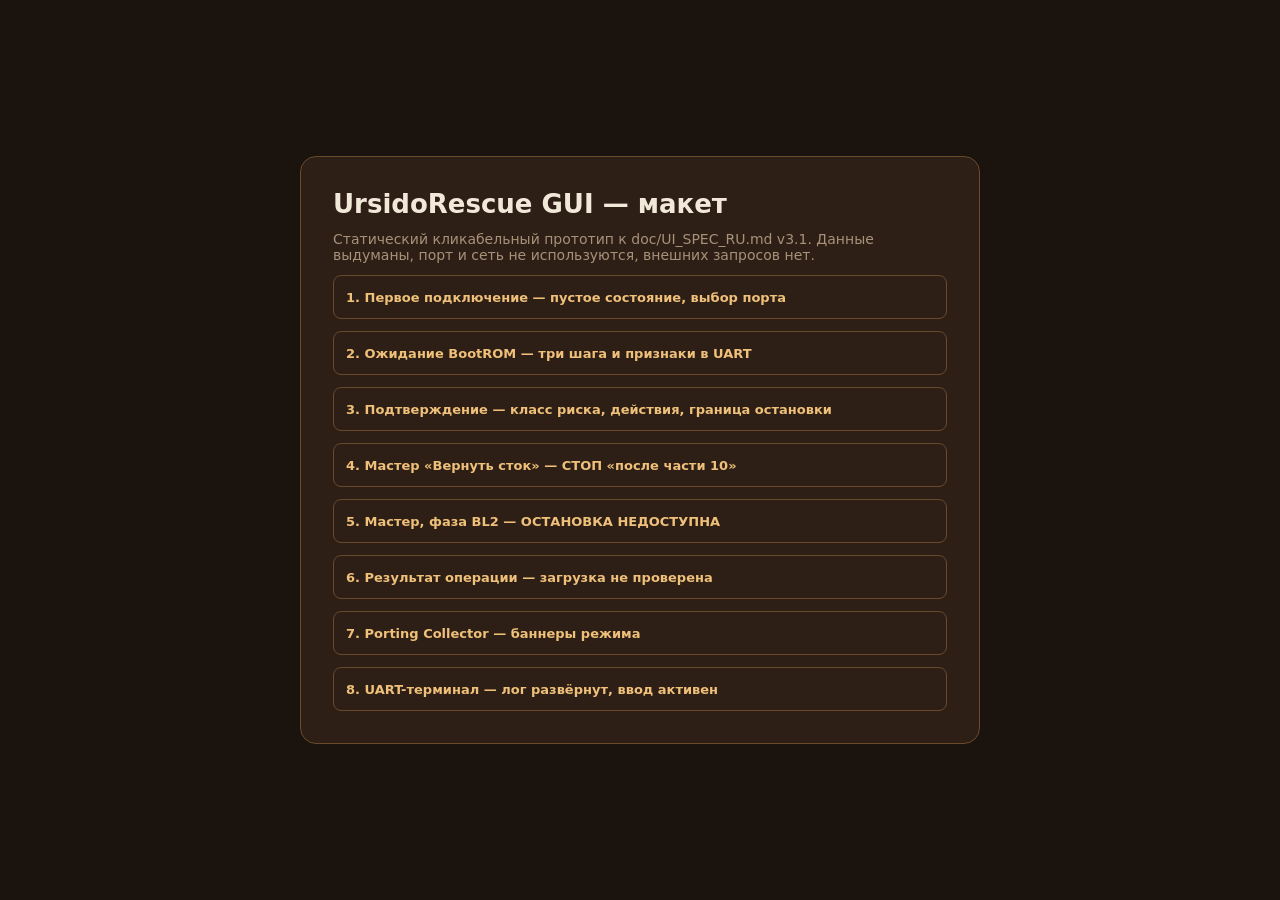
<file: doc/ui-mockup/index.html>
<!doctype html>
<html lang="ru">
<head>
<meta charset="utf-8">
<meta name="viewport" content="width=device-width, initial-scale=1">
<title>UrsidoRescue GUI — макет</title>
<link rel="stylesheet" href="style.css">
</head>
<body style="display:grid;place-items:center;min-height:100vh">
<main style="width:min(680px,90vw);display:flex;flex-direction:column;gap:12px;padding:32px;border:1px solid var(--edge);border-radius:16px;background:var(--surface)">
<h1 style="margin:0">UrsidoRescue GUI — макет</h1>
<p class="sub" style="margin:0">Статический кликабельный прототип к doc/UI_SPEC_RU.md v3.1. Данные выдуманы, порт и сеть не используются, внешних запросов нет.</p>
<a class="ghost" style="display:flex;align-items:center;min-height:44px;text-decoration:none" href="connect.html">1. Первое подключение — пустое состояние, выбор порта</a>
<a class="ghost" style="display:flex;align-items:center;min-height:44px;text-decoration:none" href="bootrom.html">2. Ожидание BootROM — три шага и признаки в UART</a>
<a class="ghost" style="display:flex;align-items:center;min-height:44px;text-decoration:none" href="confirm.html">3. Подтверждение — класс риска, действия, граница остановки</a>
<a class="ghost" style="display:flex;align-items:center;min-height:44px;text-decoration:none" href="main.html">4. Мастер «Вернуть сток» — СТОП «после части 10»</a>
<a class="ghost" style="display:flex;align-items:center;min-height:44px;text-decoration:none" href="main.html?phase=bl2">5. Мастер, фаза BL2 — ОСТАНОВКА НЕДОСТУПНА</a>
<a class="ghost" style="display:flex;align-items:center;min-height:44px;text-decoration:none" href="result.html">6. Результат операции — загрузка не проверена</a>
<a class="ghost" style="display:flex;align-items:center;min-height:44px;text-decoration:none" href="probe.html">7. Porting Collector — баннеры режима</a>
<a class="ghost" style="display:flex;align-items:center;min-height:44px;text-decoration:none" href="terminal.html">8. UART-терминал — лог развёрнут, ввод активен</a>
</main>
</body>
</html>
</file>
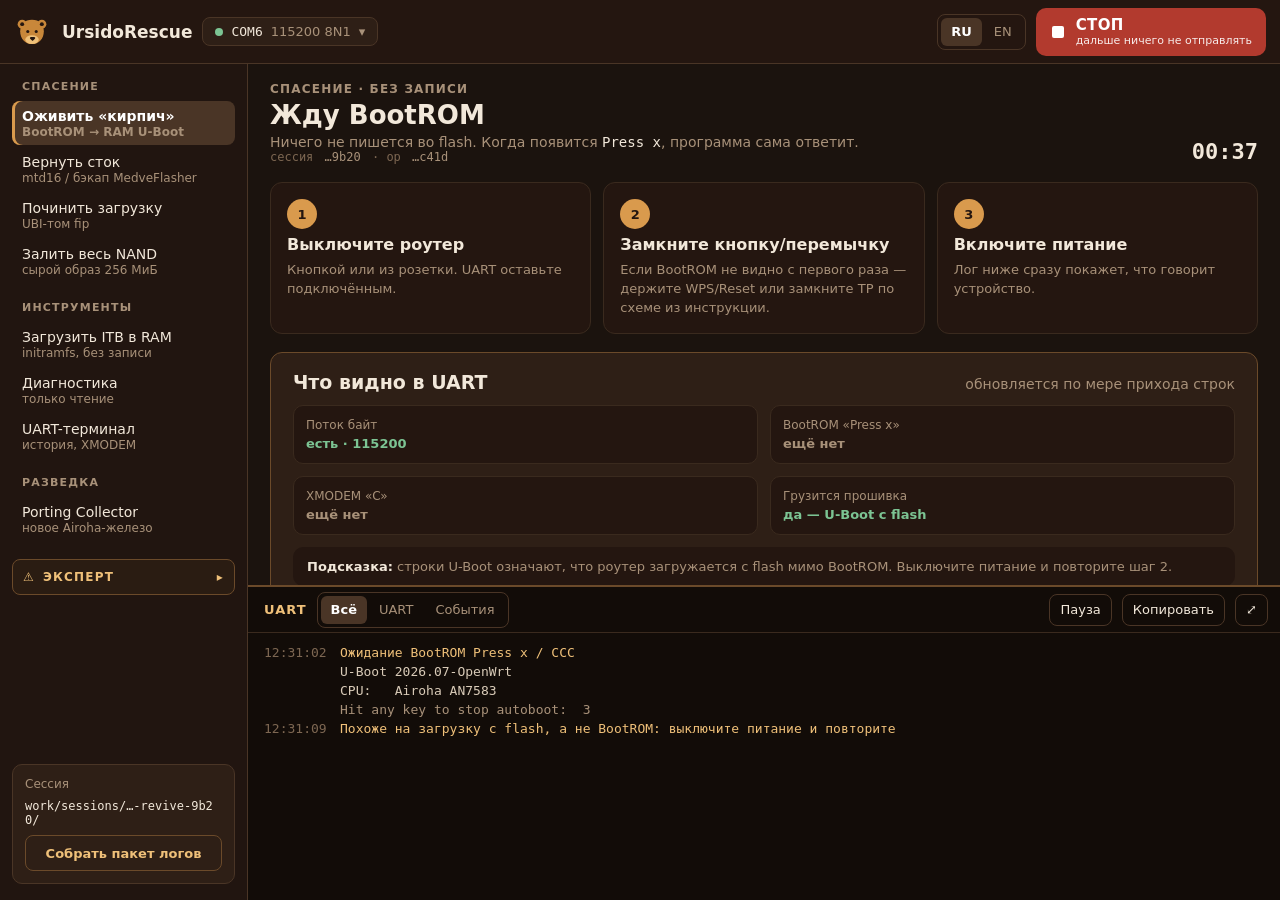
<file: doc/ui-mockup/bootrom.html>
<!doctype html>
<html lang="ru">
<head>
<meta charset="utf-8">
<meta name="viewport" content="width=device-width, initial-scale=1">
<title>UrsidoRescue — ожидание BootROM</title>
<link rel="stylesheet" href="style.css">
<script src="mock.js"></script>
</head>
<body data-session="revive-9b20" data-active="revive" data-port="COM6" data-lease="revive …c41d" data-stop-mode="now">
<div class="app">
<header class="top" id="top"></header>
<div class="body">
<nav class="side" id="side" aria-label="Действия"></nav>
<div class="work">

<main class="wiz">
<div class="wizhead"><div style="flex:1">
<div class="eyebrow">СПАСЕНИЕ · БЕЗ ЗАПИСИ</div>
<h1>Жду BootROM</h1>
<div class="sub">Ничего не пишется во flash. Когда появится <span class="mono">Press x</span>, программа сама ответит.</div>
<div class="ids">сессия <button type="button" data-full="20260924-115752-revive-9b20" title="Скопировать полный ID">…9b20</button> · op <button type="button" data-full="op-20260924-115753-revive-c41d" title="Скопировать полный ID">…c41d</button></div>
</div><span class="mono big" aria-label="Прошло времени">00:37</span></div>

<div class="steps3">
<div class="step3"><span class="n">1</span><b>Выключите роутер</b><span>Кнопкой или из розетки. UART оставьте подключённым.</span></div>
<div class="step3"><span class="n">2</span><b>Замкните кнопку/перемычку</b><span>Если BootROM не видно с первого раза — держите WPS/Reset или замкните TP по схеме из инструкции.</span></div>
<div class="step3"><span class="n">3</span><b>Включите питание</b><span>Лог ниже сразу покажет, что говорит устройство.</span></div>
</div>

<section class="card" aria-label="Признаки">
<div class="cardhead"><b>Что видно в UART</b><span class="spacer"></span><span class="sub">обновляется по мере прихода строк</span></div>
<div class="signs">
<div class="sign"><span>Поток байт</span><b class="y">есть · 115200</b></div>
<div class="sign"><span>BootROM «Press x»</span><b class="n">ещё нет</b></div>
<div class="sign"><span>XMODEM «C»</span><b class="n">ещё нет</b></div>
<div class="sign"><span>Грузится прошивка</span><b class="y">да — U-Boot с flash</b></div>
</div>
<div class="note"><b>Подсказка:</b> строки U-Boot означают, что роутер загружается с flash мимо BootROM. Выключите питание и повторите шаг 2.</div>
</section>
</main>

<section class="log" id="log" aria-label="Лог UART">
<div class="logbar">
<span class="title">UART</span><span class="path mono">COM6 · work/sessions/…-revive-9b20/uart.log</span>
<div class="seg filter" role="group" aria-label="Фильтр">
<button type="button" data-v="all" aria-pressed="true">Всё</button>
<button type="button" data-v="uart" aria-pressed="false">UART</button>
<button type="button" data-v="ev" aria-pressed="false">События</button>
</div>
<span class="spacer"></span>
<button type="button" class="tool pause" aria-pressed="false">Пауза</button>
<button type="button" class="tool">Копировать</button>
<button type="button" class="tool maxi" aria-label="Развернуть лог">⤢</button>
</div>
<div class="lines">
<div class="ln ev"><span class="ts">12:31:02</span><span class="tx amb">Ожидание BootROM Press x / CCC</span></div>
<div class="ln uart"><span class="ts"></span><span class="tx">U-Boot 2026.07-OpenWrt</span></div>
<div class="ln uart"><span class="ts"></span><span class="tx">CPU:   Airoha AN7583</span></div>
<div class="ln uart"><span class="ts"></span><span class="tx dim">Hit any key to stop autoboot:  3</span></div>
<div class="ln ev"><span class="ts">12:31:09</span><span class="tx amb">Похоже на загрузку с flash, а не BootROM: выключите питание и повторите</span></div>
<button type="button" class="jump" hidden>↓ К новым строкам</button>
</div>
</section>
</div>
</div>
</div>
</body>
</html>
</file>
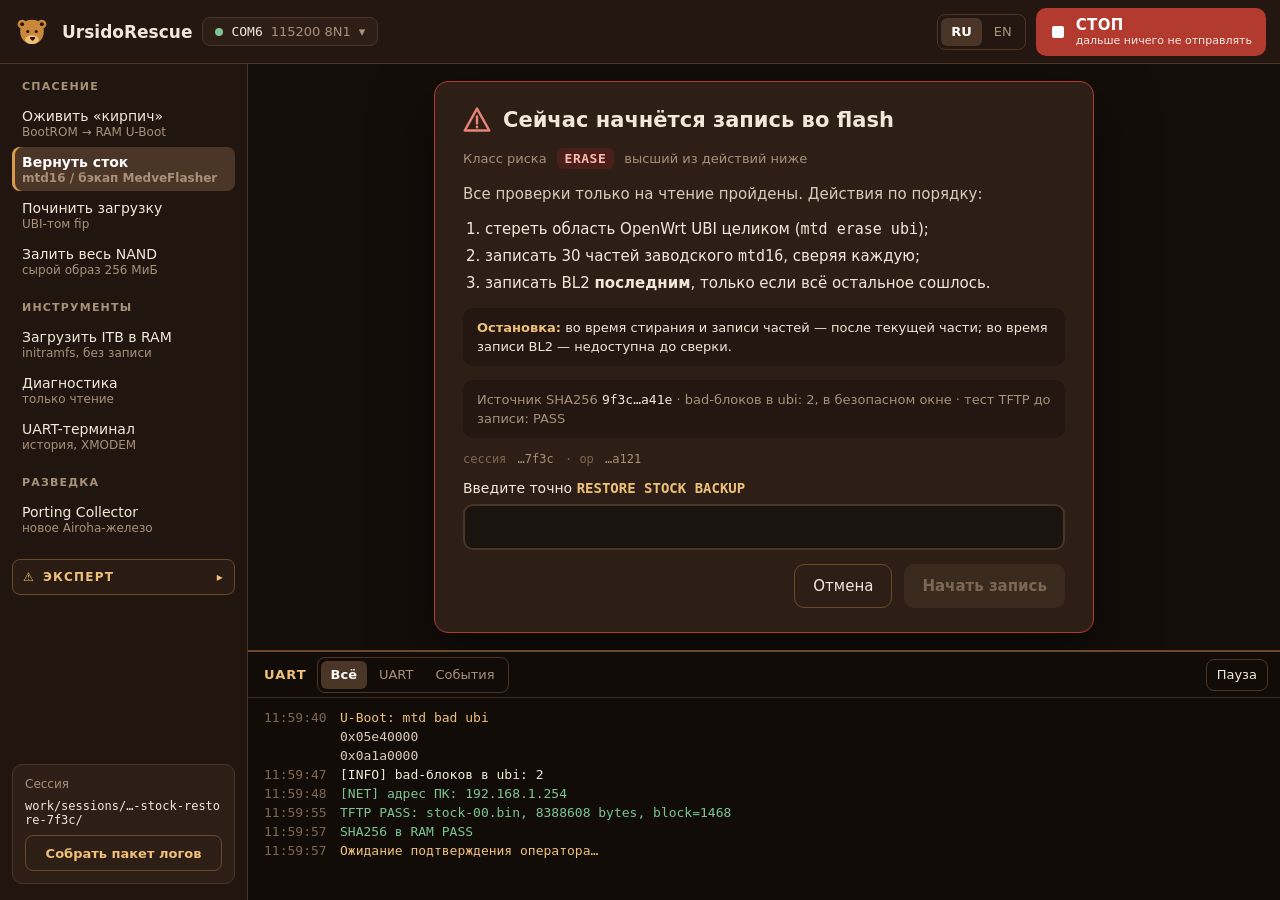
<file: doc/ui-mockup/confirm.html>
<!doctype html>
<html lang="ru">
<head>
<meta charset="utf-8">
<meta name="viewport" content="width=device-width, initial-scale=1">
<title>UrsidoRescue — подтверждение записи</title>
<link rel="stylesheet" href="style.css">
<script src="mock.js"></script>
</head>
<body data-active="stock" data-port="COM6" data-lease="stock-restore …a121" data-stop-mode="now">
<div class="app">
<header class="top" id="top"></header>
<div class="body">
<nav class="side" id="side" aria-label="Действия"></nav>
<div class="work">

<div class="veil">
<div class="dialog" role="dialog" aria-modal="true" aria-labelledby="cf-title">
<div style="display:flex;align-items:center;gap:12px">
<svg width="28" height="28" viewBox="0 0 16 16" aria-hidden="true"><path d="M8 1.5 15 14H1z" fill="none" stroke="#e8837a" stroke-width="1.4" stroke-linejoin="round"/><path d="M8 6v4M8 11.8v.4" stroke="#e8837a" stroke-width="1.4" stroke-linecap="round"/></svg>
<h2 id="cf-title">Сейчас начнётся запись во flash</h2>
</div>
<div class="risk">Класс риска <b>ERASE</b><span>высший из действий ниже</span></div>
<div style="font-size:15px;line-height:22px;color:var(--uart)">Все проверки только на чтение пройдены. Действия по порядку:</div>
<ol>
<li>стереть область OpenWrt UBI целиком (<span class="mono">mtd erase ubi</span>);</li>
<li>записать 30 частей заводского <span class="mono">mtd16</span>, сверяя каждую;</li>
<li>записать BL2 <strong>последним</strong>, только если всё остальное сошлось.</li>
</ol>
<div class="boundary"><b>Остановка:</b> во время стирания и записи частей — после текущей части; во время записи BL2 — недоступна до сверки.</div>
<div class="facts2">Источник SHA256 <span class="mono" style="color:var(--ink)">9f3c…a41e</span> · bad-блоков в ubi: 2, в безопасном окне · тест TFTP до записи: PASS</div>
<div class="ids">сессия <button type="button" data-full="20260924-115752-stock-restore-7f3c" title="Скопировать полный ID">…7f3c</button> · op <button type="button" data-full="op-20260924-115801-stock-restore-a121" title="Скопировать полный ID">…a121</button></div>
<label>
<span>Введите точно <strong class="mono" style="color:var(--sand)">RESTORE STOCK BACKUP</strong></span>
<input id="phrase" class="phrase" type="text" data-want="RESTORE STOCK BACKUP" autocomplete="off" spellcheck="false" autofocus>
</label>
<div class="actions">
<button type="button" class="btn sec">Отмена</button>
<button type="button" class="btn go" id="go" disabled>Начать запись</button>
</div>
</div>
</div>

<section class="log" id="log" aria-label="Лог UART" style="height:250px">
<div class="logbar">
<span class="title">UART</span><span class="path">лог остаётся на виду и под диалогом, порт продолжает читаться</span>
<div class="seg filter" role="group" aria-label="Фильтр">
<button type="button" data-v="all" aria-pressed="true">Всё</button>
<button type="button" data-v="uart" aria-pressed="false">UART</button>
<button type="button" data-v="ev" aria-pressed="false">События</button>
</div>
<span class="spacer"></span>
<button type="button" class="tool pause" aria-pressed="false">Пауза</button>
</div>
<div class="lines">
<div class="ln ev"><span class="ts">11:59:40</span><span class="tx amb">U-Boot: mtd bad ubi</span></div>
<div class="ln uart"><span class="ts"></span><span class="tx">0x05e40000</span></div>
<div class="ln uart"><span class="ts"></span><span class="tx">0x0a1a0000</span></div>
<div class="ln ev"><span class="ts">11:59:47</span><span class="tx">[INFO] bad-блоков в ubi: 2</span></div>
<div class="ln ev"><span class="ts">11:59:48</span><span class="tx ok">[NET] адрес ПК: 192.168.1.254</span></div>
<div class="ln ev"><span class="ts">11:59:55</span><span class="tx ok">TFTP PASS: stock-00.bin, 8388608 bytes, block=1468</span></div>
<div class="ln ev"><span class="ts">11:59:57</span><span class="tx ok">SHA256 в RAM PASS</span></div>
<div class="ln ev"><span class="ts">11:59:57</span><span class="tx amb">Ожидание подтверждения оператора…</span></div>
<button type="button" class="jump" hidden>↓ К новым строкам</button>
</div>
</section>

</div>
</div>
</div>
</body>
</html>
</file>
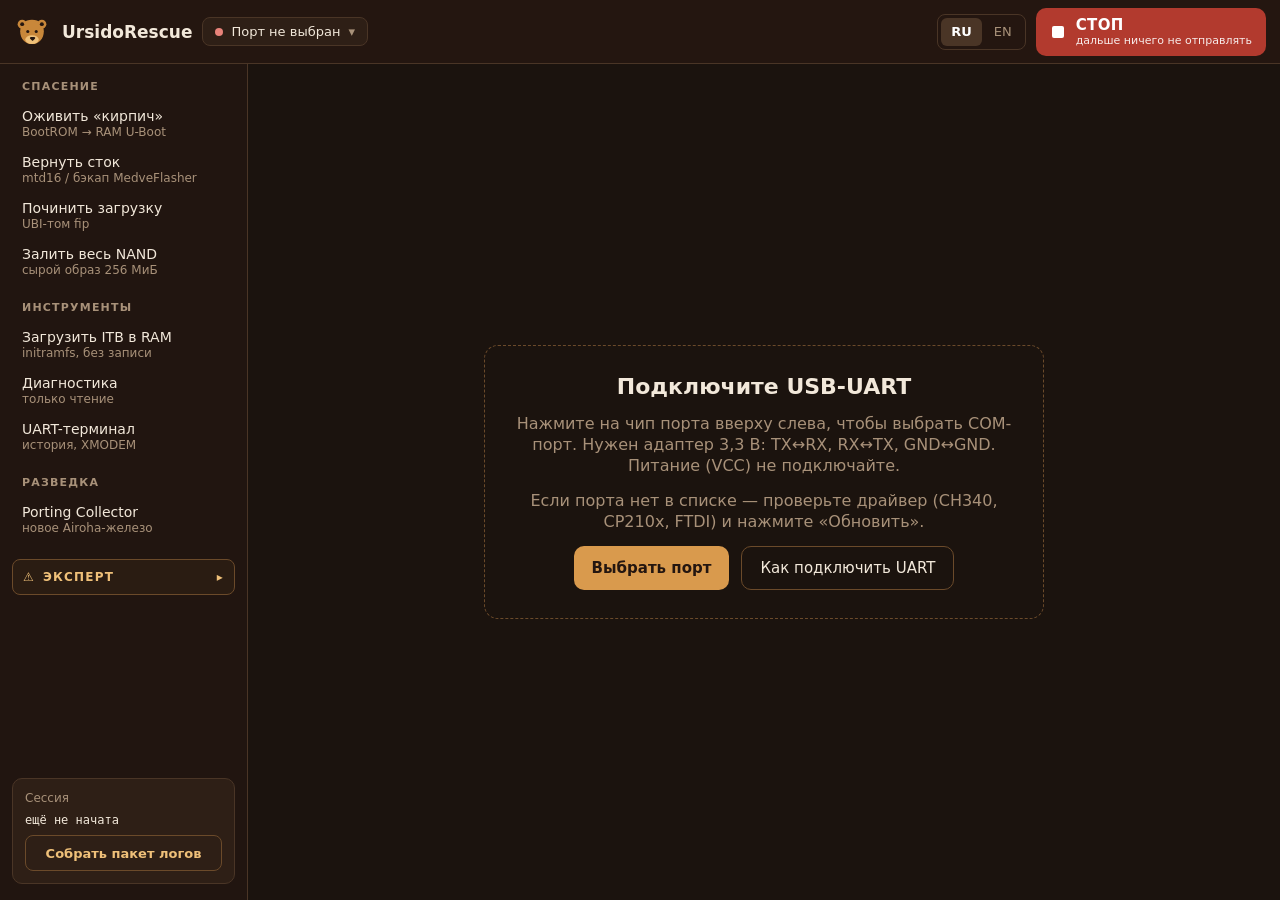
<file: doc/ui-mockup/connect.html>
<!doctype html>
<html lang="ru">
<head>
<meta charset="utf-8">
<meta name="viewport" content="width=device-width, initial-scale=1">
<title>UrsidoRescue — подключение</title>
<link rel="stylesheet" href="style.css">
<script src="mock.js"></script>
</head>
<body data-session="" data-active="" data-stop-mode="now">
<div class="app">
<header class="top" id="top"></header>
<div class="body">
<nav class="side" id="side" aria-label="Действия"></nav>
<div class="work">

<div class="empty"><div class="box">
<h2>Подключите USB-UART</h2>
<p>Нажмите на чип порта вверху слева, чтобы выбрать COM-порт. Нужен адаптер 3,3 В: TX↔RX, RX↔TX, GND↔GND. Питание (VCC) не подключайте.</p>
<p>Если порта нет в списке — проверьте драйвер (CH340, CP210x, FTDI) и нажмите «Обновить».</p>
<div style="display:flex;gap:12px;justify-content:center;flex-wrap:wrap">
<button type="button" class="btn pri" onclick="document.getElementById('portchip').click();event.stopPropagation()">Выбрать порт</button>
<button type="button" class="btn sec">Как подключить UART</button>
</div>
</div></div>

</div>
</div>
</div>
</body>
</html>
</file>
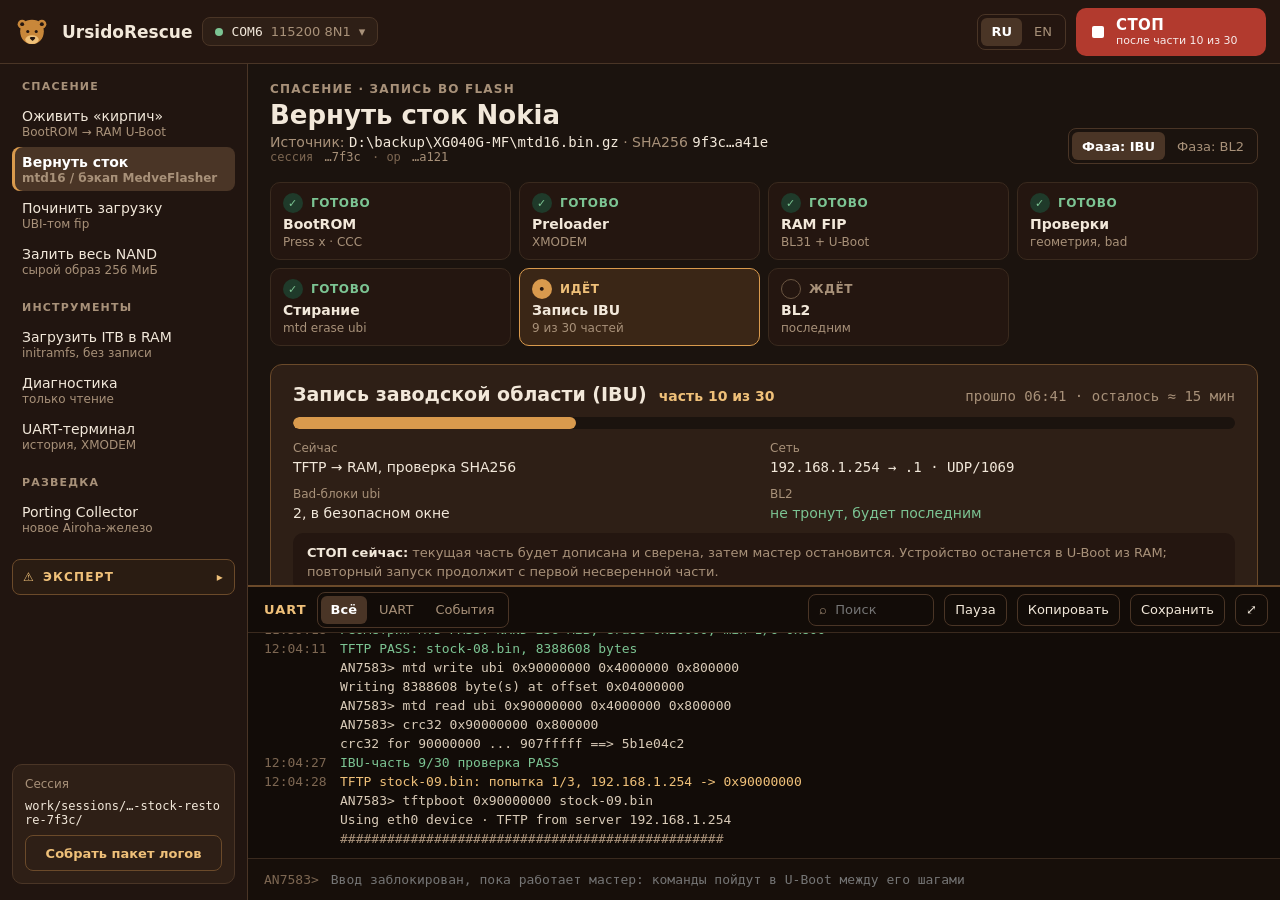
<file: doc/ui-mockup/main.html>
<!doctype html>
<html lang="ru">
<head>
<meta charset="utf-8">
<meta name="viewport" content="width=device-width, initial-scale=1">
<title>UrsidoRescue — вернуть сток</title>
<link rel="stylesheet" href="style.css">
<script src="mock.js"></script>
</head>
<body data-active="stock" data-port="COM6" data-lease="stock-restore …a121" data-stop-mode="checkpoint" data-stop-note="после части 10 из 30">
<div class="app">
<header class="top" id="top"></header>
<div class="body">
<nav class="side" id="side" aria-label="Действия"></nav>
<div class="work">

<main class="wiz">
<div class="wizhead">
<div style="flex:1">
<div class="eyebrow">СПАСЕНИЕ · ЗАПИСЬ ВО FLASH</div>
<h1>Вернуть сток Nokia</h1>
<div class="sub">Источник: <span class="mono">D:\backup\XG040G-MF\mtd16.bin.gz</span> · SHA256 <span class="mono">9f3c…a41e</span></div>
<div class="ids">сессия <button type="button" data-full="20260924-115752-stock-restore-7f3c" title="Скопировать полный ID">…7f3c</button> · op <button type="button" data-full="op-20260924-115801-stock-restore-a121" title="Скопировать полный ID">…a121</button></div>
</div>
<div class="seg" data-demo role="group" aria-label="Демо: фаза">
<button type="button" data-v="ibu" data-stop="checkpoint" data-note="после части 10 из 30" aria-pressed="true">Фаза: IBU</button>
<button type="button" data-v="bl2" data-stop="unavailable" data-note="проверяется BL2" aria-pressed="false">Фаза: BL2</button>
</div>
</div>

<ol class="stages" aria-label="Этапы">
<li class="stage done"><div class="st"><span class="mk">✓</span>ГОТОВО</div><b>BootROM</b><small>Press x · CCC</small></li>
<li class="stage done"><div class="st"><span class="mk">✓</span>ГОТОВО</div><b>Preloader</b><small>XMODEM</small></li>
<li class="stage done"><div class="st"><span class="mk">✓</span>ГОТОВО</div><b>RAM FIP</b><small>BL31 + U-Boot</small></li>
<li class="stage done"><div class="st"><span class="mk">✓</span>ГОТОВО</div><b>Проверки</b><small>геометрия, bad</small></li>
<li class="stage done"><div class="st"><span class="mk">✓</span>ГОТОВО</div><b>Стирание</b><small>mtd erase ubi</small></li>
<li class="stage now" aria-current="step" data-phase="ibu"><div class="st"><span class="mk">•</span>ИДЁТ</div><b>Запись IBU</b><small>9 из 30 частей</small></li>
<li class="stage" data-phase="ibu"><div class="st"><span class="mk"></span>ЖДЁТ</div><b>BL2</b><small>последним</small></li>
<li class="stage done" data-phase="bl2"><div class="st"><span class="mk">✓</span>ГОТОВО</div><b>Запись IBU</b><small>30 из 30 частей</small></li>
<li class="stage locked" aria-current="step" data-phase="bl2"><div class="st"><span class="mk">■</span>НЕ ПРЕРЫВАТЬ</div><b>BL2</b><small>запись и сверка</small></li>
</ol>

<section class="card" aria-label="Текущий шаг" data-phase="ibu">
<div class="cardhead"><b>Запись заводской области (IBU)</b><span class="part">часть 10 из 30</span><span class="spacer"></span><span class="mono sub">прошло 06:41 · осталось ≈ 15 мин</span></div>
<div class="bar" role="progressbar" aria-label="Прогресс записи IBU" aria-valuemin="0" aria-valuemax="30" aria-valuenow="9"><i></i></div>
<div class="facts">
<div><span>Сейчас</span>TFTP → RAM, проверка SHA256</div>
<div><span>Сеть</span><em class="mono" style="font-style:normal">192.168.1.254 → .1 · UDP/1069</em></div>
<div><span>Bad-блоки ubi</span>2, в безопасном окне</div>
<div><span>BL2</span><em style="font-style:normal;color:var(--ok)">не тронут, будет последним</em></div>
</div>
<div class="note"><b>СТОП сейчас:</b> текущая часть будет дописана и сверена, затем мастер остановится. Устройство останется в U-Boot из RAM; повторный запуск продолжит с первой несверенной части.</div>
</section>

<section class="card" aria-label="Текущий шаг" data-phase="bl2" hidden>
<div class="cardhead"><b>Запись BL2</b><span class="part">последний шаг</span><span class="spacer"></span><span class="mono sub">≈ 10 с</span></div>
<div class="bar ind" role="progressbar" aria-label="Запись BL2"><i></i></div>
<div class="facts">
<div><span>Сейчас</span>mtd write bl2 → read back → crc32</div>
<div><span>IBU</span><em style="font-style:normal;color:var(--ok)">30/30 частей сверены</em></div>
<div><span>Нельзя</span>выключать питание и отключать UART</div>
<div><span>После</span>СТОП снова станет доступен</div>
</div>
<div class="note"><b>Остановка недоступна:</b> прерванная запись BL2 оставит устройство без загрузчика. Шаг будет доведён до сверки.</div>
</section>
</main>

<section class="log" id="log" aria-label="Лог UART">
<div class="logbar">
<span class="title">UART</span><span class="path mono">COM6 · work/sessions/…-stock-restore-7f3c/uart.log</span>
<div class="seg filter" role="group" aria-label="Фильтр">
<button type="button" data-v="all" aria-pressed="true">Всё</button>
<button type="button" data-v="uart" aria-pressed="false">UART</button>
<button type="button" data-v="ev" aria-pressed="false">События</button>
</div>
<span class="spacer"></span>
<label class="search"><span aria-hidden="true">⌕</span><span class="sr">Поиск в логе</span><input type="search" placeholder="Поиск"></label>
<button type="button" class="tool pause" aria-pressed="false">Пауза</button>
<button type="button" class="tool">Копировать</button>
<button type="button" class="tool">Сохранить</button>
<button type="button" class="tool maxi" aria-label="Развернуть лог">⤢</button>
</div>
<div class="lines">
<div class="ln ev"><span class="ts">11:58:02</span><span class="tx amb">Ожидание BootROM Press x / CCC</span></div>
<div class="ln ev"><span class="ts">11:58:09</span><span class="tx">Press x обнаружен; отправляю x</span></div>
<div class="ln uart"><span class="ts"></span><span class="tx">CCCC</span></div>
<div class="ln ev"><span class="ts">11:58:31</span><span class="tx ok">XMODEM завершён: AN7583 preloader</span></div>
<div class="ln ev"><span class="ts">11:59:12</span><span class="tx amb">Payload XMODEM подтверждён; вывод следующего этапа виден — проверяю handoff</span></div>
<div class="ln ev"><span class="ts">11:59:15</span><span class="tx ok">Устойчивый U-Boot prompt получен</span></div>
<div class="ln ev"><span class="ts">11:59:18</span><span class="tx ok">Геометрия MTD PASS: NAND 256 MiB, erase 0x20000, min I/O 0x800</span></div>
<div class="ln ev"><span class="ts">12:04:11</span><span class="tx ok">TFTP PASS: stock-08.bin, 8388608 bytes</span></div>
<div class="ln uart"><span class="ts"></span><span class="tx">AN7583&gt; mtd write ubi 0x90000000 0x4000000 0x800000</span></div>
<div class="ln uart"><span class="ts"></span><span class="tx">Writing 8388608 byte(s) at offset 0x04000000</span></div>
<div class="ln uart"><span class="ts"></span><span class="tx">AN7583&gt; mtd read ubi 0x90000000 0x4000000 0x800000</span></div>
<div class="ln uart"><span class="ts"></span><span class="tx">AN7583&gt; crc32 0x90000000 0x800000</span></div>
<div class="ln uart"><span class="ts"></span><span class="tx">crc32 for 90000000 ... 907fffff ==&gt; 5b1e04c2</span></div>
<div class="ln ev"><span class="ts">12:04:27</span><span class="tx ok">IBU-часть 9/30 проверка PASS</span></div>
<div class="ln ev"><span class="ts">12:04:28</span><span class="tx amb">TFTP stock-09.bin: попытка 1/3, 192.168.1.254 -&gt; 0x90000000</span></div>
<div class="ln uart"><span class="ts"></span><span class="tx">AN7583&gt; tftpboot 0x90000000 stock-09.bin</span></div>
<div class="ln uart"><span class="ts"></span><span class="tx">Using eth0 device · TFTP from server 192.168.1.254</span></div>
<div class="ln uart"><span class="ts"></span><span class="tx dim">#################################################</span></div>
<button type="button" class="jump" hidden>↓ К новым строкам</button>
</div>
<div class="cmd"><span>AN7583&gt;</span><label style="flex:1;display:flex"><span class="sr">Команда в UART</span><input type="text" disabled placeholder="Ввод заблокирован, пока работает мастер: команды пойдут в U-Boot между его шагами"></label></div>
</section>

</div>
</div>
</div>
</body>
</html>
</file>
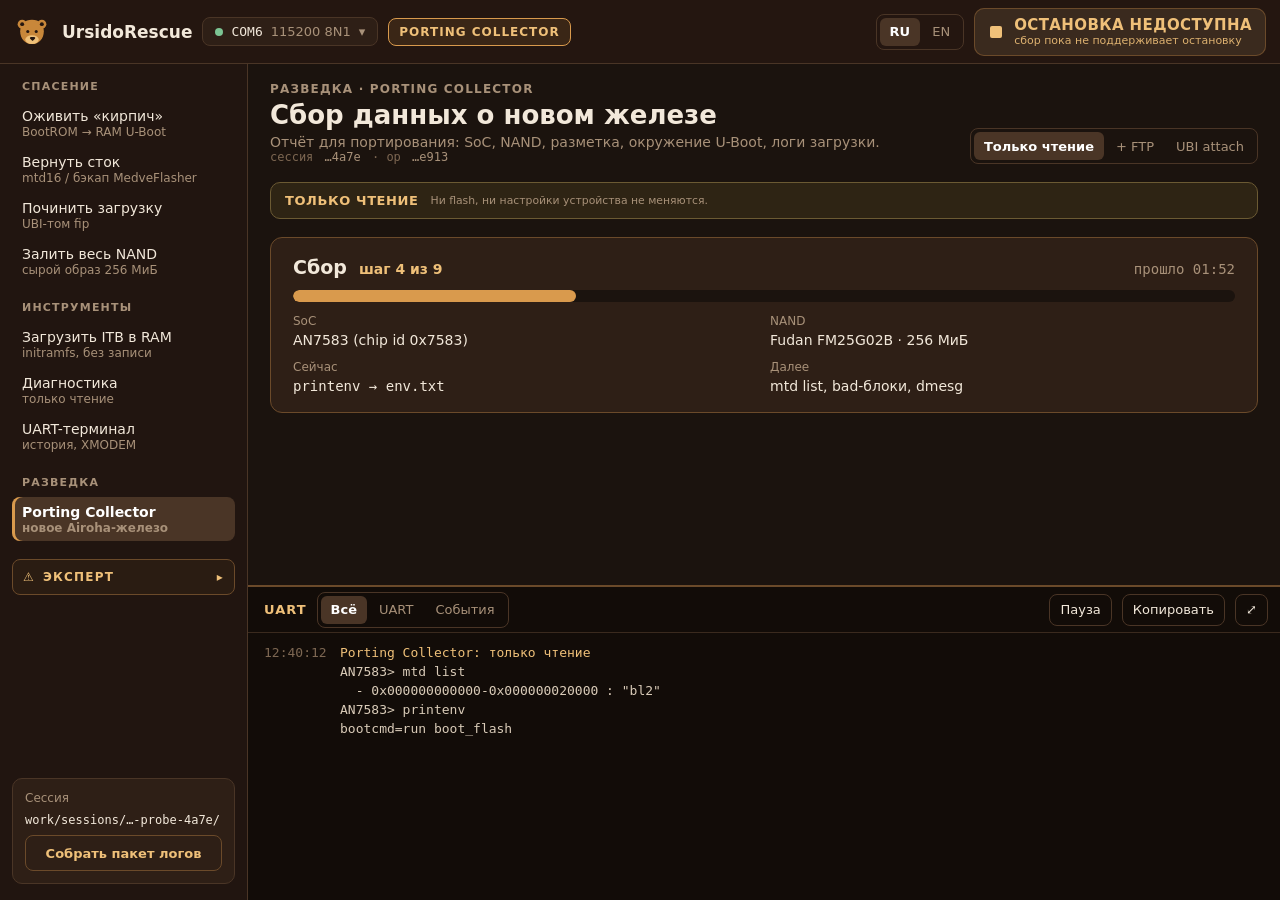
<file: doc/ui-mockup/probe.html>
<!doctype html>
<html lang="ru">
<head>
<meta charset="utf-8">
<meta name="viewport" content="width=device-width, initial-scale=1">
<title>UrsidoRescue — Porting Collector</title>
<link rel="stylesheet" href="style.css">
<script src="mock.js"></script>
</head>
<body data-session="probe-4a7e" data-active="probe" data-mode="probe" data-port="COM6" data-lease="probe …e913" data-stop-mode="unavailable" data-stop-note="сбор пока не поддерживает остановку">
<div class="app">
<header class="top" id="top"></header>
<div class="body">
<nav class="side" id="side" aria-label="Действия"></nav>
<div class="work">

<main class="wiz">
<div class="wizhead"><div style="flex:1">
<div class="eyebrow">РАЗВЕДКА · PORTING COLLECTOR</div>
<h1>Сбор данных о новом железе</h1>
<div class="sub">Отчёт для портирования: SoC, NAND, разметка, окружение U-Boot, логи загрузки.</div>
<div class="ids">сессия <button type="button" data-full="20260924-124010-probe-4a7e" title="Скопировать полный ID">…4a7e</button> · op <button type="button" data-full="op-20260924-124011-probe-e913" title="Скопировать полный ID">…e913</button></div>
</div>
<div class="seg" data-demo role="group" aria-label="Демо: состояние">
<button type="button" data-v="ro" data-stop="unavailable" data-note="сбор пока не поддерживает остановку" aria-pressed="true">Только чтение</button>
<button type="button" data-v="chg" data-stop="unavailable" data-note="сбор пока не поддерживает остановку" aria-pressed="false">+ FTP</button>
<button type="button" data-v="not" data-stop="unavailable" data-note="сбор пока не поддерживает остановку" aria-pressed="false">UBI attach</button>
</div></div>

<div class="banner ro" data-phase="ro">ТОЛЬКО ЧТЕНИЕ<small>Ни flash, ни настройки устройства не меняются.</small></div>
<div class="banner chg" data-phase="chg" hidden>ТОЛЬКО ЧТЕНИЕ FLASH · ИЗМЕНЕНА НАСТРОЙКА: FTP<small>Во flash ничего не пишется; на время сбора включён FTP, после — будет выключен.</small></div>
<div class="banner not" data-phase="not" hidden>НЕ ТОЛЬКО ЧТЕНИЕ · UBI ATTACH<small><span class="mono">ubi part</span> может обновить метаданные UBI (счётчики стирания). Данные томов не меняются.</small></div>

<section class="card" aria-label="Шаги сбора">
<div class="cardhead"><b>Сбор</b><span class="part">шаг 4 из 9</span><span class="spacer"></span><span class="mono sub">прошло 01:52</span></div>
<div class="bar" role="progressbar" aria-label="Прогресс сбора" aria-valuemin="0" aria-valuemax="9" aria-valuenow="4"><i></i></div>
<div class="facts">
<div><span>SoC</span>AN7583 (chip id 0x7583)</div>
<div><span>NAND</span>Fudan FM25G02B · 256 МиБ</div>
<div><span>Сейчас</span><em class="mono" style="font-style:normal">printenv → env.txt</em></div>
<div><span>Далее</span>mtd list, bad-блоки, dmesg</div>
</div>
</section>
</main>

<section class="log" id="log" aria-label="Лог UART">
<div class="logbar">
<span class="title">UART</span><span class="path mono">COM6 · work/sessions/…-probe-4a7e/uart.log</span>
<div class="seg filter" role="group" aria-label="Фильтр">
<button type="button" data-v="all" aria-pressed="true">Всё</button>
<button type="button" data-v="uart" aria-pressed="false">UART</button>
<button type="button" data-v="ev" aria-pressed="false">События</button>
</div>
<span class="spacer"></span>
<button type="button" class="tool pause" aria-pressed="false">Пауза</button>
<button type="button" class="tool">Копировать</button>
<button type="button" class="tool maxi" aria-label="Развернуть лог">⤢</button>
</div>
<div class="lines">
<div class="ln ev"><span class="ts">12:40:12</span><span class="tx amb">Porting Collector: только чтение</span></div>
<div class="ln uart"><span class="ts"></span><span class="tx">AN7583&gt; mtd list</span></div>
<div class="ln uart"><span class="ts"></span><span class="tx">  - 0x000000000000-0x000000020000 : "bl2"</span></div>
<div class="ln uart"><span class="ts"></span><span class="tx">AN7583&gt; printenv</span></div>
<div class="ln uart"><span class="ts"></span><span class="tx">bootcmd=run boot_flash</span></div>
<button type="button" class="jump" hidden>↓ К новым строкам</button>
</div>
</section>
</div>
</div>
</div>
</body>
</html>
</file>
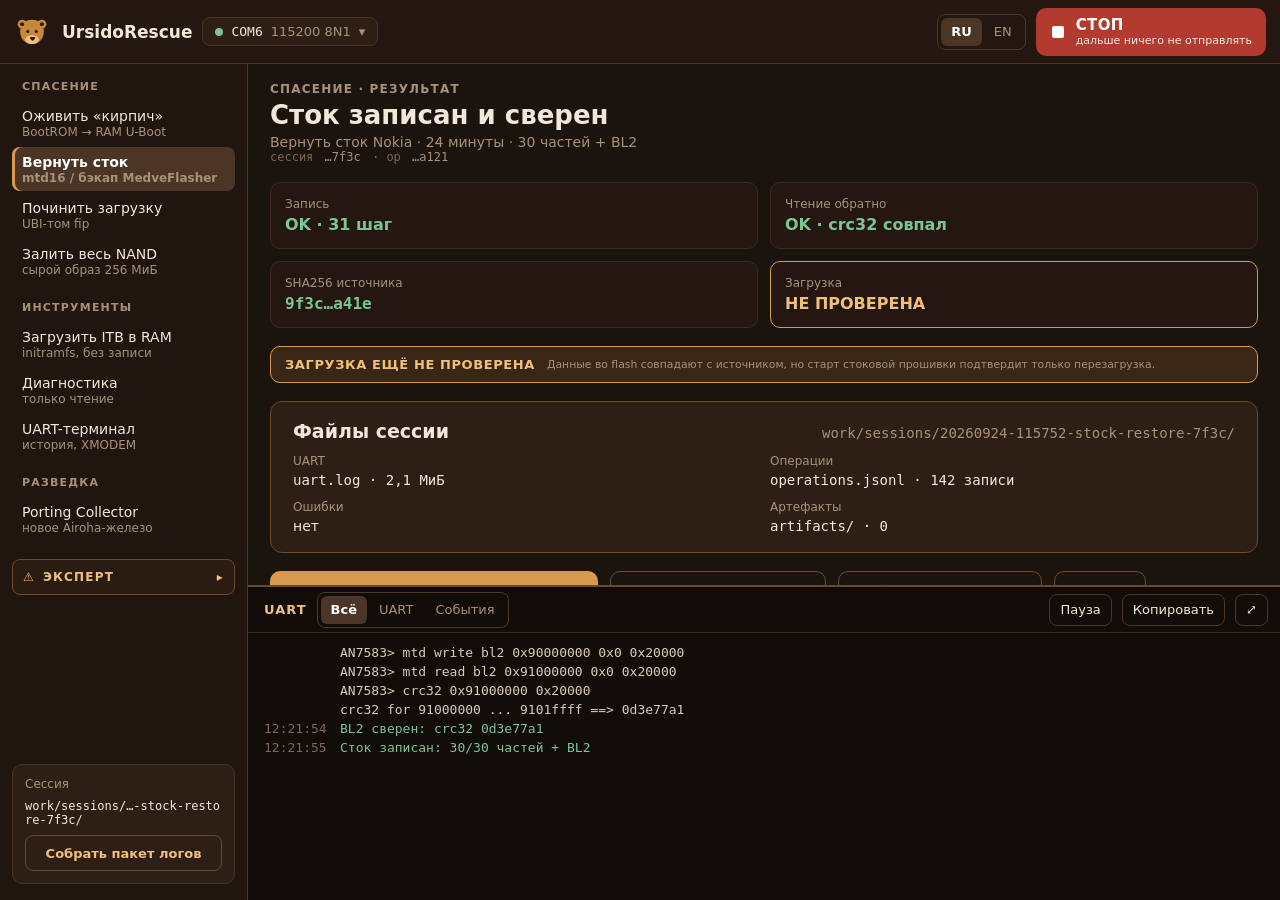
<file: doc/ui-mockup/result.html>
<!doctype html>
<html lang="ru">
<head>
<meta charset="utf-8">
<meta name="viewport" content="width=device-width, initial-scale=1">
<title>UrsidoRescue — результат операции</title>
<link rel="stylesheet" href="style.css">
<script src="mock.js"></script>
</head>
<body data-active="stock" data-port="COM6" data-stop-mode="now">
<div class="app">
<header class="top" id="top"></header>
<div class="body">
<nav class="side" id="side" aria-label="Действия"></nav>
<div class="work">

<main class="wiz">
<div class="wizhead"><div style="flex:1">
<div class="eyebrow">СПАСЕНИЕ · РЕЗУЛЬТАТ</div>
<h1>Сток записан и сверен</h1>
<div class="sub">Вернуть сток Nokia · 24 минуты · 30 частей + BL2</div>
<div class="ids">сессия <button type="button" data-full="20260924-115752-stock-restore-7f3c" title="Скопировать полный ID">…7f3c</button> · op <button type="button" data-full="op-20260924-115801-stock-restore-a121" title="Скопировать полный ID">…a121</button></div>
</div></div>

<div class="results">
<div class="res ok"><span>Запись</span><b>OK · 31 шаг</b></div>
<div class="res ok"><span>Чтение обратно</span><b>OK · crc32 совпал</b></div>
<div class="res ok"><span>SHA256 источника</span><b class="mono">9f3c…a41e</b></div>
<div class="res nv"><span>Загрузка</span><b>НЕ ПРОВЕРЕНА</b></div>
</div>

<div class="banner chg">ЗАГРУЗКА ЕЩЁ НЕ ПРОВЕРЕНА<small>Данные во flash совпадают с источником, но старт стоковой прошивки подтвердит только перезагрузка.</small></div>

<section class="card" aria-label="Файлы">
<div class="cardhead"><b>Файлы сессии</b><span class="spacer"></span><span class="mono sub">work/sessions/20260924-115752-stock-restore-7f3c/</span></div>
<div class="facts">
<div><span>UART</span><em class="mono" style="font-style:normal">uart.log · 2,1 МиБ</em></div>
<div><span>Операции</span><em class="mono" style="font-style:normal">operations.jsonl · 142 записи</em></div>
<div><span>Ошибки</span>нет</div>
<div><span>Артефакты</span><em class="mono" style="font-style:normal">artifacts/ · 0</em></div>
</div>
</section>

<div style="display:flex;gap:12px;flex-wrap:wrap">
<button type="button" class="btn pri">Перезагрузить и проверить старт</button>
<button type="button" class="btn sec">Открыть папку сессии</button>
<button type="button" class="btn sec">Собрать пакет логов</button>
<button type="button" class="btn sec">Готово</button>
</div>
</main>

<section class="log" id="log" aria-label="Лог UART">
<div class="logbar">
<span class="title">UART</span><span class="path mono">COM6 · work/sessions/…-stock-restore-7f3c/uart.log</span>
<div class="seg filter" role="group" aria-label="Фильтр">
<button type="button" data-v="all" aria-pressed="true">Всё</button>
<button type="button" data-v="uart" aria-pressed="false">UART</button>
<button type="button" data-v="ev" aria-pressed="false">События</button>
</div>
<span class="spacer"></span>
<button type="button" class="tool pause" aria-pressed="false">Пауза</button>
<button type="button" class="tool">Копировать</button>
<button type="button" class="tool maxi" aria-label="Развернуть лог">⤢</button>
</div>
<div class="lines">
<div class="ln uart"><span class="ts"></span><span class="tx">AN7583&gt; mtd write bl2 0x90000000 0x0 0x20000</span></div>
<div class="ln uart"><span class="ts"></span><span class="tx">AN7583&gt; mtd read bl2 0x91000000 0x0 0x20000</span></div>
<div class="ln uart"><span class="ts"></span><span class="tx">AN7583&gt; crc32 0x91000000 0x20000</span></div>
<div class="ln uart"><span class="ts"></span><span class="tx">crc32 for 91000000 ... 9101ffff ==&gt; 0d3e77a1</span></div>
<div class="ln ev"><span class="ts">12:21:54</span><span class="tx ok">BL2 сверен: crc32 0d3e77a1</span></div>
<div class="ln ev"><span class="ts">12:21:55</span><span class="tx ok">Сток записан: 30/30 частей + BL2</span></div>
<button type="button" class="jump" hidden>↓ К новым строкам</button>
</div>
</section>
</div>
</div>
</div>
</body>
</html>
</file>
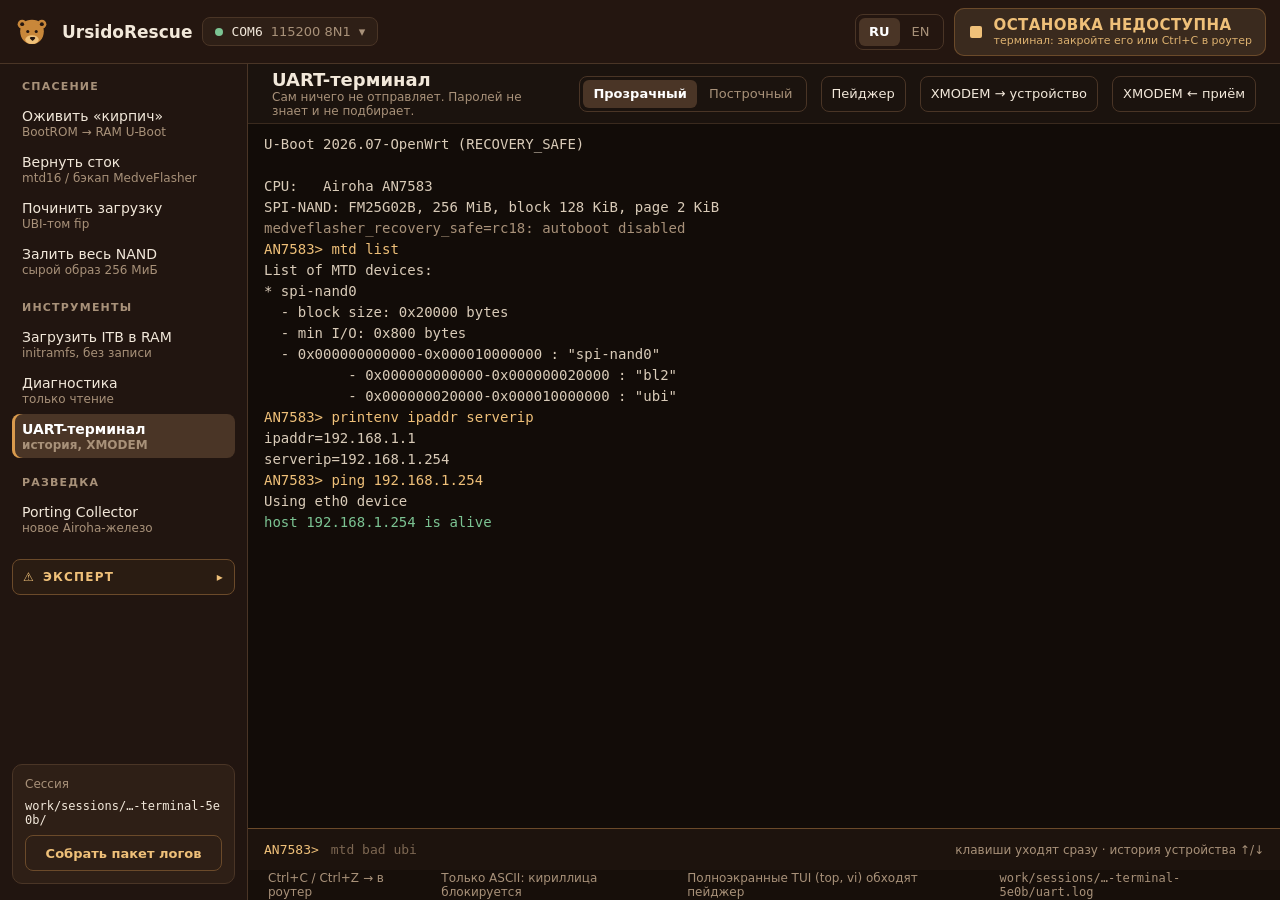
<file: doc/ui-mockup/terminal.html>
<!doctype html>
<html lang="ru">
<head>
<meta charset="utf-8">
<meta name="viewport" content="width=device-width, initial-scale=1">
<title>UrsidoRescue — UART-терминал</title>
<link rel="stylesheet" href="style.css">
<script src="mock.js"></script>
</head>
<body data-session="terminal-5e0b" data-active="term" data-port="COM6" data-lease="terminal …5e0b" data-stop-mode="unavailable" data-stop-note="терминал: закройте его или Ctrl+C в роутер">
<div class="app">
<header class="top" id="top"></header>
<div class="body">
<nav class="side" id="side" aria-label="Действия"></nav>
<div class="work">

<div class="termhead">
<div><b>UART-терминал</b><small>Сам ничего не отправляет. Паролей не знает и не подбирает.</small></div>
<span class="spacer"></span>
<div class="seg modes" role="group" aria-label="Режим ввода">
<button type="button" data-v="raw" aria-pressed="true">Прозрачный</button>
<button type="button" data-v="line" aria-pressed="false">Построчный</button>
</div>
<button type="button" class="tool pager" aria-pressed="false" style="height:36px">Пейджер</button>
<button type="button" class="tool" style="height:36px">XMODEM → устройство</button>
<button type="button" class="tool" style="height:36px">XMODEM ← приём</button>
</div>

<section class="term" aria-label="Терминал">
<div class="lines">
<div class="ln uart"><span class="tx">U-Boot 2026.07-OpenWrt (RECOVERY_SAFE)</span></div>
<div class="ln uart"><span class="tx"> </span></div>
<div class="ln uart"><span class="tx">CPU:   Airoha AN7583</span></div>
<div class="ln uart"><span class="tx">SPI-NAND: FM25G02B, 256 MiB, block 128 KiB, page 2 KiB</span></div>
<div class="ln uart"><span class="tx dim">medveflasher_recovery_safe=rc18: autoboot disabled</span></div>
<div class="ln uart"><span class="tx amb">AN7583&gt; mtd list</span></div>
<div class="ln uart"><span class="tx">List of MTD devices:</span></div>
<div class="ln uart"><span class="tx">* spi-nand0</span></div>
<div class="ln uart"><span class="tx">  - block size: 0x20000 bytes</span></div>
<div class="ln uart"><span class="tx">  - min I/O: 0x800 bytes</span></div>
<div class="ln uart"><span class="tx">  - 0x000000000000-0x000010000000 : "spi-nand0"</span></div>
<div class="ln uart"><span class="tx">          - 0x000000000000-0x000000020000 : "bl2"</span></div>
<div class="ln uart"><span class="tx">          - 0x000000020000-0x000010000000 : "ubi"</span></div>
<div class="ln uart"><span class="tx amb">AN7583&gt; printenv ipaddr serverip</span></div>
<div class="ln uart"><span class="tx">ipaddr=192.168.1.1</span></div>
<div class="ln uart"><span class="tx">serverip=192.168.1.254</span></div>
<div class="ln uart"><span class="tx amb">AN7583&gt; ping 192.168.1.254</span></div>
<div class="ln uart"><span class="tx">Using eth0 device</span></div>
<div class="ln uart"><span class="tx ok">host 192.168.1.254 is alive</span></div>
</div>
<div class="cmd live"><span class="p">AN7583&gt;</span><label style="flex:1;display:flex"><span class="sr">Команда в UART</span><input type="text" value="mtd bad ubi" autofocus></label><span id="termhint" style="font-family:var(--sans);font-size:12px;color:var(--muted)">клавиши уходят сразу · история устройства ↑/↓</span></div>
<div class="hints"><span>Ctrl+C / Ctrl+Z → в роутер</span><span>Только ASCII: кириллица блокируется</span><span>Полноэкранные TUI (top, vi) обходят пейджер</span><span class="spacer"></span><span class="mono">work/sessions/…-terminal-5e0b/uart.log</span></div>
</section>

</div>
</div>
</div>
</body>
</html>
</file>
<file: doc/ui-mockup/style.css>
/* UrsidoRescue GUI mockup — UrsusBoot palette (console_ui.go).
   No external requests: system font stacks only (UI_SPEC §5.1). */
:root{
  --bg:#1b130e; --panel:#241610; --side:#211510; --surface:#2e1f16; --log:#120c08; --logbar:#170f0a;
  --line:#4a3526; --line2:#3a2a1e; --edge:#6b4a2a;
  --ink:#f2e8da; --uart:#d9cbb8; --muted:#a89179; --faint:#7d6752;
  --amber:#d99a4d; --amber2:#c8873a; --sand:#efc079; --ok:#7cc493; --bad:#e8837a; --stop:#b23a2e;
  --sans:system-ui,"Segoe UI",Roboto,"Helvetica Neue",Arial,sans-serif;
  --mono:ui-monospace,Consolas,"DejaVu Sans Mono","Liberation Mono",Menlo,monospace;
  --logh:max(35vh,140px);
}
*{box-sizing:border-box}
html,body{margin:0;height:100%;background:var(--bg);color:var(--ink);font-family:var(--sans)}
button,input{font:inherit;color:inherit}
button{cursor:pointer}
[hidden]{display:none !important}
.sr{position:absolute;width:1px;height:1px;overflow:hidden;clip:rect(0 0 0 0)}
.mono{font-family:var(--mono)}
.spacer{flex:1}

.app{height:100vh;min-height:720px;min-width:1280px;display:grid;grid-template-rows:64px 1fr}
.body{display:grid;grid-template-columns:248px 1fr;min-height:0}
.work{display:flex;flex-direction:column;min-height:0;min-width:0}

/* ---------- top bar ---------- */
.top{position:relative;display:flex;align-items:center;gap:14px;padding:0 20px;background:var(--panel);border-bottom:1px solid var(--line)}
.brand{display:flex;align-items:center;gap:12px;width:228px;flex-shrink:0}
.brand b{font-size:17px}.brand small{display:block;font-size:12px;color:var(--muted)}
.chip{display:flex;align-items:center;gap:8px;padding:6px 12px;border:1px solid var(--line);border-radius:8px;background:var(--surface);font-size:13px;white-space:nowrap}
.chip .k{color:var(--muted)}
button.chip{cursor:pointer}
button.chip:hover,button.chip[aria-expanded=true]{border-color:var(--amber)}
.dot{width:8px;height:8px;border-radius:50%;background:var(--ok)}
.dot.off{background:var(--bad)}
.modechip{padding:6px 10px;border:1px solid var(--amber);border-radius:8px;background:#3a2616;color:var(--sand);font-size:12px;font-weight:700;letter-spacing:1px}
.seg{display:flex;gap:2px;padding:3px;border:1px solid var(--line);border-radius:8px}
.seg button{height:28px;padding:0 10px;border:0;border-radius:6px;background:transparent;color:var(--muted);font-size:13px}
.seg button[aria-pressed=true]{background:var(--line);color:#fff;font-weight:600}

/* STOP: label comes from the core (CancelState) */
.stop{min-width:190px;height:48px;padding:0 14px;display:flex;align-items:center;gap:10px;border:0;border-radius:10px;background:var(--stop);color:#fff;text-align:left}
.stop b{display:block;font-size:15px;letter-spacing:.4px}
.stop small{display:block;font-size:11px;opacity:.9}
.stop[data-mode=unavailable]{background:#3a2a1e;color:var(--sand);box-shadow:inset 0 0 0 1px var(--edge)}
.stop[data-requested=true]{background:#6e2a22}
.toast{position:absolute;right:20px;top:60px;z-index:20;max-width:360px;padding:12px 14px;border:1px solid var(--edge);border-radius:10px;background:var(--surface);font-size:13px;line-height:19px;box-shadow:0 12px 30px rgba(0,0,0,.5)}

/* port popover */
.pop{position:absolute;top:58px;z-index:20;width:340px;padding:8px;border:1px solid var(--edge);border-radius:12px;background:var(--surface);box-shadow:0 16px 40px rgba(0,0,0,.55)}
.pop h4{margin:6px 8px 8px;font-size:12px;letter-spacing:1px;color:var(--muted)}
.pop .port{width:100%;min-height:44px;padding:6px 10px;display:flex;align-items:center;gap:10px;border:0;border-radius:8px;background:transparent;text-align:left;font-size:14px}
.pop .port:hover{background:var(--line2)}
.pop .port[aria-current=true]{background:var(--line)}
.pop .port small{display:block;font-size:12px;color:var(--muted)}
.pop .new{margin-left:auto;padding:2px 6px;border-radius:5px;background:#1f3a2a;color:var(--ok);font-size:11px;font-weight:700}
.pop .row{display:flex;gap:8px;padding:8px 8px 4px;border-top:1px solid var(--line2);margin-top:6px}
.pop .ghost[aria-disabled=true]{opacity:.45;cursor:not-allowed}
.pop .lease{padding:6px 8px 2px;font-size:12px;line-height:17px;color:var(--sand)}

/* ---------- sidebar ---------- */
.side{display:flex;flex-direction:column;gap:18px;padding:16px 12px;background:var(--side);border-right:1px solid var(--line);overflow:auto}
.grp{display:flex;flex-direction:column;gap:2px}
.grp h3{margin:0;padding:0 10px 6px;font-size:11px;letter-spacing:1.2px;color:var(--muted)}
.item{min-height:44px;padding:6px 10px;display:flex;flex-direction:column;justify-content:center;gap:1px;border:0;border-radius:8px;background:transparent;text-align:left;font-size:14px}
.item small{font-size:12px;color:var(--muted)}
.item[aria-current=page]{background:var(--line);color:#fff;font-weight:600;box-shadow:inset 3px 0 0 var(--amber)}
.item.danger{color:var(--sand)}
.expert{height:36px;padding:0 10px;display:flex;align-items:center;gap:8px;border:1px solid var(--edge);border-radius:8px;background:#2a1c12;color:var(--sand);font-size:12px;font-weight:700;letter-spacing:1.2px;text-align:left}
.sidefoot{margin-top:auto;padding:12px;display:flex;flex-direction:column;gap:8px;border:1px solid var(--line);border-radius:10px;background:var(--surface);font-size:12px;color:var(--muted)}
.sidefoot .mono{color:var(--ink);word-break:break-all}
.ghost{height:36px;padding:0 12px;border:1px solid var(--edge);border-radius:8px;background:transparent;color:var(--sand);font-size:13px;font-weight:600}

/* ---------- wizard ---------- */
.wiz{flex:1;min-height:0;overflow:auto;padding:22px 32px;display:flex;flex-direction:column;gap:18px}
.wizhead{display:flex;align-items:flex-end;gap:16px}
.eyebrow{font-size:12px;font-weight:700;letter-spacing:1.2px;color:var(--muted)}
h1{margin:4px 0;font-size:26px}
.sub{font-size:14px;color:var(--muted)}.sub .mono{color:var(--ink)}
.ids{font-family:var(--mono);font-size:12px;color:var(--faint)}
.ids button{padding:0 4px;border:0;border-radius:4px;background:transparent;color:var(--muted);font-family:var(--mono);font-size:12px}
.ids button:hover{background:var(--line2);color:var(--ink)}
.stages{margin:0;padding:0;list-style:none;display:grid;grid-template-columns:repeat(7,minmax(0,1fr));gap:8px}
.stage{padding:10px 12px;display:flex;flex-direction:column;gap:3px;border-radius:10px;background:var(--panel);border:1px solid var(--line2)}
.stage .st{display:flex;align-items:center;gap:8px;font-size:12px;font-weight:700;letter-spacing:.6px;color:var(--muted)}
.stage .mk{width:20px;height:20px;border-radius:50%;display:grid;place-items:center;font-size:11px;border:1.5px solid #6b5642}
.stage b{font-size:14px}.stage small{font-size:12px;color:var(--muted)}
.stage.done .st{color:var(--ok)}.stage.done .mk{border:0;background:#1f3a2a;color:var(--ok)}
.stage.now{background:#3a2616;border-color:var(--amber)}.stage.now .st{color:var(--sand)}.stage.now .mk{border:0;background:var(--amber);color:#241610}
.stage.locked{border-color:var(--bad)}.stage.locked .st{color:var(--bad)}
.card{padding:18px 22px;display:flex;flex-direction:column;gap:12px;border:1px solid var(--edge);border-radius:12px;background:var(--surface)}
.cardhead{display:flex;align-items:baseline;gap:12px}
.cardhead b{font-size:19px}.cardhead .part{color:var(--sand);font-weight:600;font-size:14px}
.bar{height:12px;border-radius:6px;background:var(--bg);overflow:hidden}.bar i{display:block;height:100%;width:30%;background:var(--amber);border-radius:6px}
.bar.ind i{width:25%;animation:ind 1.6s ease-in-out infinite}
@keyframes ind{0%{margin-left:-25%}100%{margin-left:100%}}
@media (prefers-reduced-motion:reduce){.bar.ind i{animation:none;width:100%;opacity:.35}}
.facts{display:grid;grid-template-columns:repeat(4,minmax(0,1fr));gap:12px}
.facts div{display:flex;flex-direction:column;gap:4px;font-size:14px}.facts span{font-size:12px;color:var(--muted)}
.note{padding:10px 14px;border-radius:10px;background:var(--panel);font-size:13px;line-height:19px;color:var(--muted)}
.note b{color:var(--ink)}

/* banner (Porting) */
.banner{padding:10px 14px;display:flex;align-items:center;gap:12px;border-radius:10px;font-size:13px;font-weight:700;letter-spacing:.6px}
.banner.ro{background:#2e2414;border:1px solid #6b5a33;color:var(--sand)}
.banner.chg{background:#3a2616;border:1px solid var(--amber);color:var(--sand)}
.banner.not{background:#3a2616;border:2px solid var(--amber);color:#ffd9a0}
.banner small{font-weight:400;letter-spacing:0;color:var(--muted)}

/* BootROM wait */
.steps3{display:grid;grid-template-columns:repeat(3,minmax(0,1fr));gap:12px}
.step3{padding:16px;border:1px solid var(--line2);border-radius:12px;background:var(--panel);display:flex;flex-direction:column;gap:6px}
.step3 .n{width:30px;height:30px;border-radius:50%;display:grid;place-items:center;background:var(--amber);color:#241610;font-weight:700}
.step3 b{font-size:16px}.step3 span{font-size:13px;color:var(--muted);line-height:19px}
.signs{display:grid;grid-template-columns:repeat(4,minmax(0,1fr));gap:12px}
.sign{padding:12px;border:1px solid var(--line2);border-radius:10px;background:var(--panel);font-size:13px;display:flex;flex-direction:column;gap:4px}
.sign span{color:var(--muted);font-size:12px}
.sign .y{color:var(--ok);font-weight:700}.sign .n{color:var(--muted);font-weight:700}

/* result */
.results{display:grid;grid-template-columns:repeat(4,minmax(0,1fr));gap:12px}
.res{padding:14px;border-radius:10px;background:var(--panel);border:1px solid var(--line2);display:flex;flex-direction:column;gap:4px}
.res span{font-size:12px;color:var(--muted)}
.res b{font-size:16px}
.res.ok b{color:var(--ok)}.res.nv{border-color:var(--amber)}.res.nv b{color:var(--sand)}
.big{font-size:22px;font-weight:700}

/* empty state */
.empty{flex:1;display:grid;place-items:center;padding:24px}
.empty .box{width:min(560px,90%);padding:28px;border:1px dashed var(--edge);border-radius:14px;display:flex;flex-direction:column;gap:14px;text-align:center}
.empty h2{margin:0;font-size:22px}
.empty p{margin:0;color:var(--muted);line-height:21px}

/* ---------- log dock ---------- */
.log{flex-shrink:0;height:var(--logh);display:flex;flex-direction:column;background:var(--log);border-top:2px solid var(--edge)}
.log.max{height:calc(100vh - 64px - 110px)}
.logbar{height:46px;flex-shrink:0;padding:0 12px 0 16px;display:flex;align-items:center;gap:10px;border-bottom:1px solid var(--line2)}
.logbar .title{font-size:13px;font-weight:700;letter-spacing:1px;color:var(--sand)}
.logbar .path{font-size:12px;color:var(--muted);white-space:nowrap;overflow:hidden;text-overflow:ellipsis;max-width:320px}
.tool{height:32px;padding:0 10px;border:1px solid var(--line);border-radius:8px;background:transparent;font-size:13px;white-space:nowrap}
.tool[aria-pressed=true]{border-color:var(--amber);background:#3a2616;color:var(--sand);font-weight:600}
.search{display:flex;align-items:center;gap:6px;height:32px;padding:0 10px;border:1px solid var(--line);border-radius:8px;color:var(--muted);font-size:13px}
.search input{width:130px;border:0;background:transparent;outline:none}
.lines{flex:1;min-height:0;overflow:auto;position:relative;padding:10px 16px;font-family:var(--mono);font-size:13px;line-height:19px}
.ln{display:flex;gap:12px;white-space:pre}
.ln .ts{width:64px;flex-shrink:0;color:var(--faint)}
.ln.uart .tx{color:var(--uart)}.ln.ev .tx{color:var(--ink)}.ln .tx.ok{color:var(--ok)}.ln .tx.amb{color:var(--sand)}.ln .tx.dim{color:var(--muted)}.ln .tx.bad{color:var(--bad)}
.jump{position:sticky;left:100%;bottom:0;float:right;height:36px;padding:0 14px;border:0;border-radius:18px;background:var(--amber);color:#241610;font-family:var(--sans);font-size:13px;font-weight:700}
.cmd{height:42px;flex-shrink:0;padding:0 16px;display:flex;align-items:center;gap:10px;border-top:1px solid var(--line2);background:var(--logbar);font-family:var(--mono);font-size:13px;color:var(--faint)}
.cmd input{flex:1;height:30px;border:0;background:transparent;outline:none;font-family:var(--mono)}
.cmd input:disabled{color:var(--muted)}
.cmd.live{border-top-color:var(--edge);background:#1d130d}.cmd.live .p{color:var(--sand)}

/* terminal */
.termhead{height:60px;flex-shrink:0;padding:0 24px;display:flex;align-items:center;gap:14px;border-bottom:1px solid var(--line2)}
.termhead b{font-size:18px}.termhead small{display:block;font-size:12px;color:var(--muted)}
.term{flex:1;min-height:0;display:flex;flex-direction:column;background:var(--log)}
.term .lines{font-size:14px;line-height:21px}
.hints{height:30px;flex-shrink:0;padding:0 20px;display:flex;align-items:center;gap:18px;background:var(--logbar);font-size:12px;color:var(--muted)}

/* confirm */
.veil{flex:1;min-height:0;overflow:auto;display:grid;place-items:center;padding:16px;background:#140e0a}
.dialog{width:660px;max-width:100%;padding:24px 28px;display:flex;flex-direction:column;gap:14px;border:1px solid var(--stop);border-radius:14px;background:var(--surface);box-shadow:0 24px 60px rgba(0,0,0,.55)}
.dialog h2{margin:0;font-size:21px}
.risk{display:flex;align-items:center;gap:10px;font-size:13px;color:var(--muted)}
.risk b{padding:3px 8px;border-radius:6px;background:#4a1f1a;color:#ffb8ae;font-family:var(--mono);font-size:13px;letter-spacing:.5px}
.dialog ol{margin:0;padding-left:22px;display:flex;flex-direction:column;gap:6px;font-size:15px;line-height:21px}
.boundary{padding:10px 14px;border-left:0;border-radius:10px;background:var(--panel);font-size:13px;line-height:19px}
.boundary b{color:var(--sand)}
.dialog .facts2{padding:10px 14px;border-radius:10px;background:var(--panel);font-size:13px;line-height:19px;color:var(--muted)}
.dialog label{display:flex;flex-direction:column;gap:8px;font-size:14px}
.phrase{height:46px;padding:0 14px;border:2px solid var(--line);border-radius:10px;background:var(--bg);font-family:var(--mono);font-size:16px;outline:none}
.phrase.part{border-color:var(--amber)}.phrase.ok{border-color:var(--ok)}
.actions{display:flex;gap:12px;justify-content:flex-end}
.btn{height:44px;padding:0 18px;border-radius:10px;font-size:15px}
.btn.sec{border:1px solid var(--edge);background:transparent}
.btn.go{border:0;background:var(--stop);color:#fff;font-weight:700}
.btn.pri{border:0;background:var(--amber);color:#241610;font-weight:700}
.btn.go:disabled{background:var(--line2);color:var(--faint);cursor:not-allowed}

/* ---------- compact desktop 1280–1439 (UI_SPEC §4 п.10) ---------- */
@media (max-width:1439px){
  .top{gap:10px;padding:0 14px}
  .brand{width:auto}
  .brand small{display:none}
  .chip.meta{display:none}
  .stages{grid-template-columns:repeat(4,minmax(0,1fr))}
  .facts,.signs,.results{grid-template-columns:repeat(2,minmax(0,1fr))}
  .wiz{padding:18px 22px}
  .logbar .path{display:none}
  .search input{width:90px}
}
</file>
